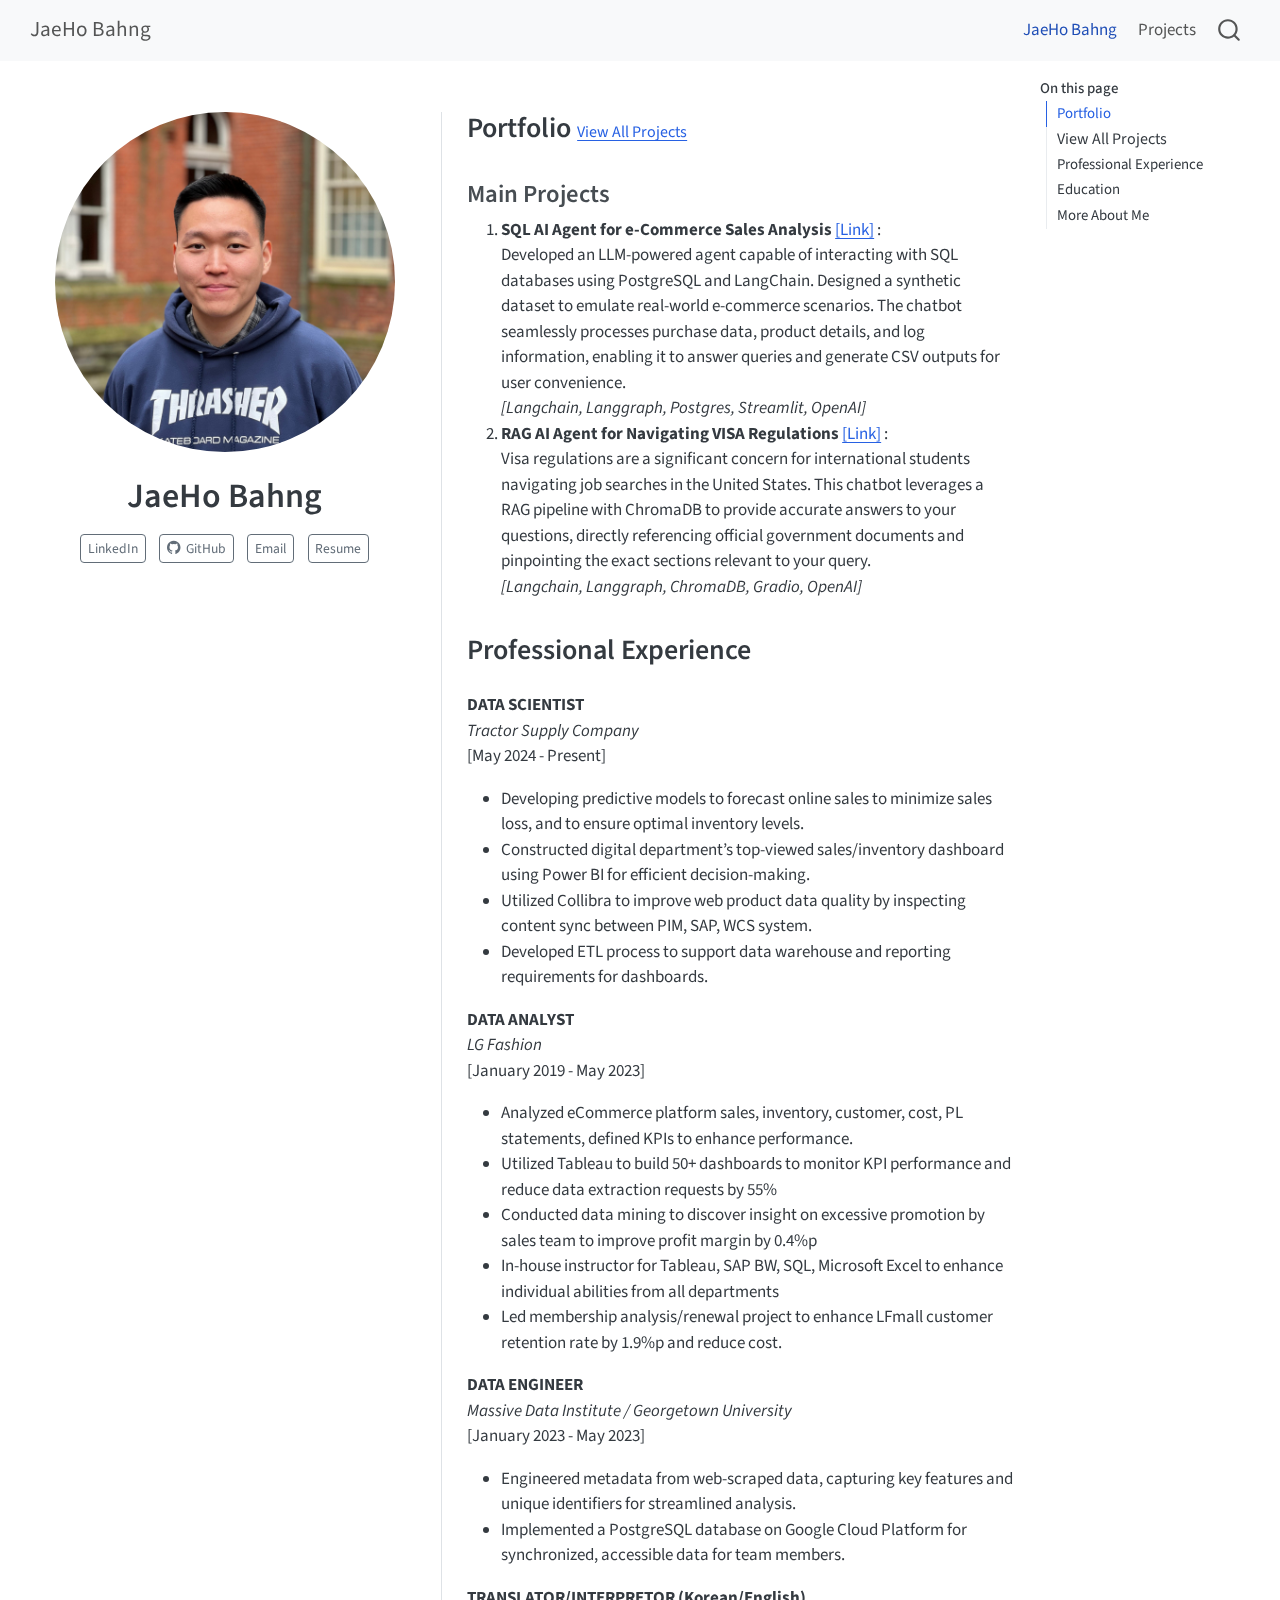
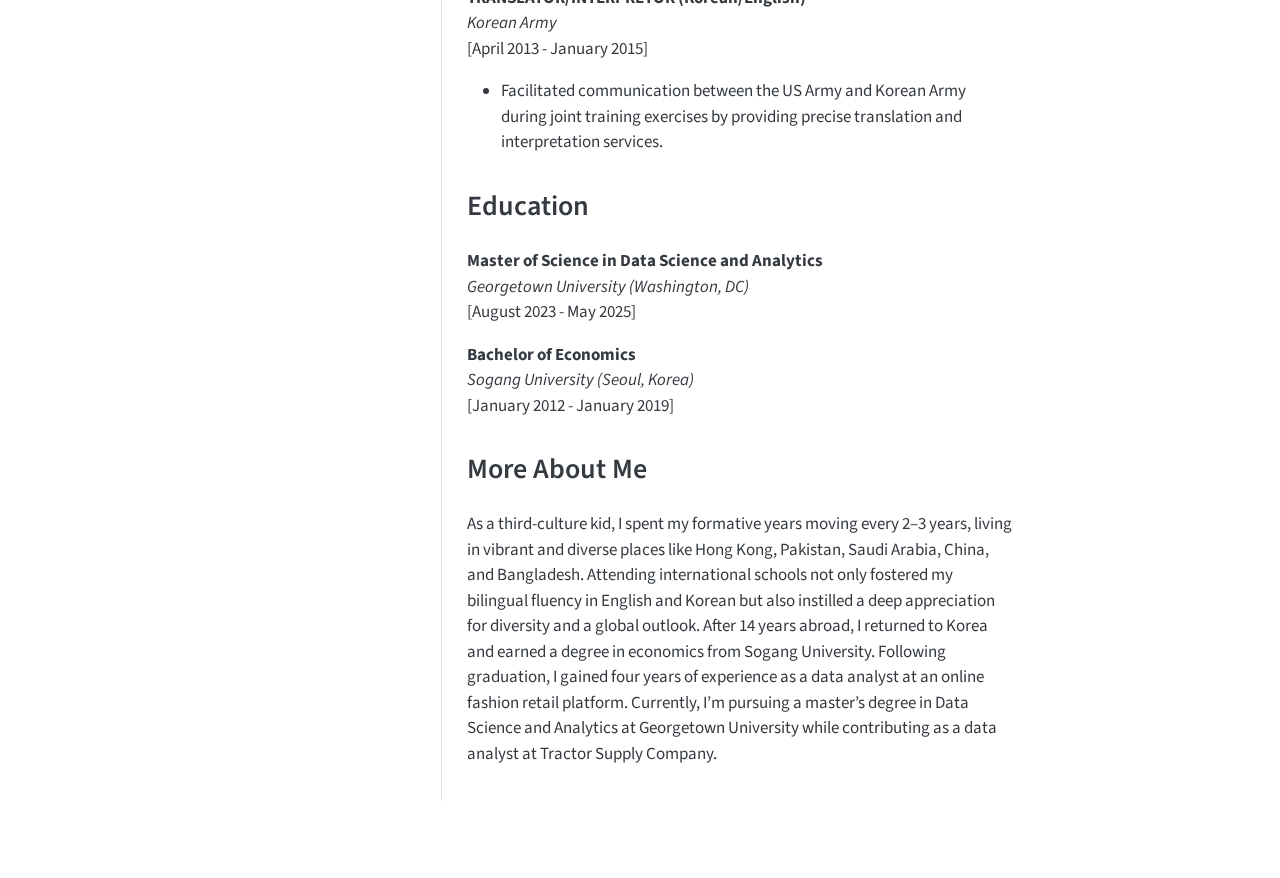
<file: docs/index.html>
<!DOCTYPE html>
<html xmlns="http://www.w3.org/1999/xhtml" lang="en" xml:lang="en"><head>

<meta charset="utf-8">
<meta name="generator" content="quarto-1.6.39">

<meta name="viewport" content="width=device-width, initial-scale=1.0, user-scalable=yes">


<title>JaeHo Bahng</title>
<style>
code{white-space: pre-wrap;}
span.smallcaps{font-variant: small-caps;}
div.columns{display: flex; gap: min(4vw, 1.5em);}
div.column{flex: auto; overflow-x: auto;}
div.hanging-indent{margin-left: 1.5em; text-indent: -1.5em;}
ul.task-list{list-style: none;}
ul.task-list li input[type="checkbox"] {
  width: 0.8em;
  margin: 0 0.8em 0.2em -1em; /* quarto-specific, see https://github.com/quarto-dev/quarto-cli/issues/4556 */ 
  vertical-align: middle;
}
</style>


<script src="site_libs/quarto-nav/quarto-nav.js"></script>
<script src="site_libs/quarto-nav/headroom.min.js"></script>
<script src="site_libs/clipboard/clipboard.min.js"></script>
<script src="site_libs/quarto-search/autocomplete.umd.js"></script>
<script src="site_libs/quarto-search/fuse.min.js"></script>
<script src="site_libs/quarto-search/quarto-search.js"></script>
<meta name="quarto:offset" content="./">
<script src="site_libs/quarto-html/quarto.js"></script>
<script src="site_libs/quarto-html/popper.min.js"></script>
<script src="site_libs/quarto-html/tippy.umd.min.js"></script>
<link href="site_libs/quarto-html/tippy.css" rel="stylesheet">
<link href="site_libs/quarto-html/quarto-syntax-highlighting-e26003cea8cd680ca0c55a263523d882.css" rel="stylesheet" id="quarto-text-highlighting-styles">
<script src="site_libs/bootstrap/bootstrap.min.js"></script>
<link href="site_libs/bootstrap/bootstrap-icons.css" rel="stylesheet">
<link href="site_libs/bootstrap/bootstrap-8790650b4e0a00862be6adcce911cb24.min.css" rel="stylesheet" append-hash="true" id="quarto-bootstrap" data-mode="light">
<script id="quarto-search-options" type="application/json">{
  "location": "navbar",
  "copy-button": false,
  "collapse-after": 3,
  "panel-placement": "end",
  "type": "overlay",
  "limit": 50,
  "keyboard-shortcut": [
    "f",
    "/",
    "s"
  ],
  "show-item-context": false,
  "language": {
    "search-no-results-text": "No results",
    "search-matching-documents-text": "matching documents",
    "search-copy-link-title": "Copy link to search",
    "search-hide-matches-text": "Hide additional matches",
    "search-more-match-text": "more match in this document",
    "search-more-matches-text": "more matches in this document",
    "search-clear-button-title": "Clear",
    "search-text-placeholder": "",
    "search-detached-cancel-button-title": "Cancel",
    "search-submit-button-title": "Submit",
    "search-label": "Search"
  }
}</script>


<link rel="stylesheet" href="styles.css">
</head>

<body class="nav-fixed">

<div id="quarto-search-results"></div>
  <header id="quarto-header" class="headroom fixed-top">
    <nav class="navbar navbar-expand-lg " data-bs-theme="dark">
      <div class="navbar-container container-fluid">
      <div class="navbar-brand-container mx-auto">
    <a class="navbar-brand" href="./index.html">
    <span class="navbar-title">JaeHo Bahng</span>
    </a>
  </div>
            <div id="quarto-search" class="" title="Search"></div>
          <button class="navbar-toggler" type="button" data-bs-toggle="collapse" data-bs-target="#navbarCollapse" aria-controls="navbarCollapse" role="menu" aria-expanded="false" aria-label="Toggle navigation" onclick="if (window.quartoToggleHeadroom) { window.quartoToggleHeadroom(); }">
  <span class="navbar-toggler-icon"></span>
</button>
          <div class="collapse navbar-collapse" id="navbarCollapse">
            <ul class="navbar-nav navbar-nav-scroll ms-auto">
  <li class="nav-item">
    <a class="nav-link active" href="./index.html" aria-current="page"> 
<span class="menu-text">JaeHo Bahng</span></a>
  </li>  
  <li class="nav-item">
    <a class="nav-link" href="./listing.html"> 
<span class="menu-text">Projects</span></a>
  </li>  
</ul>
          </div> <!-- /navcollapse -->
            <div class="quarto-navbar-tools">
</div>
      </div> <!-- /container-fluid -->
    </nav>
</header>
<!-- content -->
<div id="quarto-content" class="quarto-container page-columns page-rows-contents page-layout-full page-navbar">
<!-- sidebar -->
<!-- margin-sidebar -->
    <div id="quarto-margin-sidebar" class="sidebar margin-sidebar">
        <nav id="TOC" role="doc-toc" class="toc-active">
    <h2 id="toc-title">On this page</h2>
  <ul>
  <li><a href="#portfolio-view-all-projects" id="toc-portfolio-view-all-projects" class="nav-link active" data-scroll-target="#portfolio-view-all-projects">Portfolio </a><a href="https://jaehobahng.github.io/portfolio/listing.html" style="font-size:16px;" class="nav-link" data-scroll-target="https\://jaehobahng.github.io/portfolio/listing.html">View All Projects</a>
  <ul class="collapse">
  <li><a href="#main-projects" id="toc-main-projects" class="nav-link" data-scroll-target="#main-projects">Main Projects</a></li>
  </ul></li>
  <li><a href="#professional-experience" id="toc-professional-experience" class="nav-link" data-scroll-target="#professional-experience">Professional Experience</a></li>
  <li><a href="#education" id="toc-education" class="nav-link" data-scroll-target="#education">Education</a></li>
  <li><a href="#more-about-me" id="toc-more-about-me" class="nav-link" data-scroll-target="#more-about-me">More About Me</a></li>
  </ul>
</nav>
    </div>
<!-- main -->
<div class="quarto-about-trestles column-page-left">
  <div class="about-entity">
    <img src="JaeHo_Bahng.png" class="about-image
  round " style="height: 20em; width: 20em;">
<header id="title-block-header" class="quarto-title-block default">
<div class="quarto-title">
<h1 class="title">JaeHo Bahng</h1>
</div>
<div class="quarto-title-meta column-page-left">
  </div>
</header>
    <div class="about-links">
  <a href="https://www.linkedin.com/in/jaehobahng/" class="about-link" rel="" target="">
     <span class="about-link-text">LinkedIn</span>
  </a>
  <a href="https://github.com/jaehobahng" class="about-link" rel="" target="">
    <i class="bi bi-github"></i>
     <span class="about-link-text">GitHub</span>
  </a>
  <a href="mailto:jaeho.127+site@gmail.com" class="about-link" rel="" target="">
     <span class="about-link-text">Email</span>
  </a>
  <a href="/portfolio/Resume.pdf" class="about-link" rel="" target="">
     <span class="about-link-text">Resume</span>
  </a>
</div>
  </div>
  <div class="about-contents"><main class="content column-page-left" id="quarto-document-content">

<section id="portfolio-view-all-projects" class="level2">
<h2 data-anchor-id="portfolio-view-all-projects">Portfolio <a href="https://jaehobahng.github.io/portfolio/listing.html" style="font-size:16px;">View All Projects</a></h2>
<section id="main-projects" class="level3">
<h3 data-anchor-id="main-projects">Main Projects</h3>
<ol type="1">
<li><strong>SQL AI Agent for e-Commerce Sales Analysis <a href="https://github.com/jaehobahng/TravelGuideAI">[Link]</a></strong> :<br>
Developed an LLM-powered agent capable of interacting with SQL databases using PostgreSQL and LangChain. Designed a synthetic dataset to emulate real-world e-commerce scenarios. The chatbot seamlessly processes purchase data, product details, and log information, enabling it to answer queries and generate CSV outputs for user convenience.<br>
<em>[Langchain, Langgraph, Postgres, Streamlit, OpenAI]</em></li>
<li><strong>RAG AI Agent for Navigating VISA Regulations <a href="https://github.com/jaehobahng/CrisisfactsDocker">[Link]</a></strong> :<br>
Visa regulations are a significant concern for international students navigating job searches in the United States. This chatbot leverages a RAG pipeline with ChromaDB to provide accurate answers to your questions, directly referencing official government documents and pinpointing the exact sections relevant to your query.<br>
<em>[Langchain, Langgraph, ChromaDB, Gradio, OpenAI]</em></li>
</ol>
</section>
</section>
<section id="professional-experience" class="level2">
<h2 data-anchor-id="professional-experience">Professional Experience</h2>
<p><strong>DATA SCIENTIST</strong><br> <em>Tractor Supply Company</em><br> [May 2024 - Present]</p>
<ul>
<li>Developing predictive models to forecast online sales to minimize sales loss, and to ensure optimal inventory levels.</li>
<li>Constructed digital department’s top-viewed sales/inventory dashboard using Power BI for efficient decision-making.</li>
<li>Utilized Collibra to improve web product data quality by inspecting content sync between PIM, SAP, WCS system.</li>
<li>Developed ETL process to support data warehouse and reporting requirements for dashboards.</li>
</ul>
<p><strong>DATA ANALYST</strong><br> <em>LG Fashion</em><br> [January 2019 - May 2023]</p>
<ul>
<li>Analyzed eCommerce platform sales, inventory, customer, cost, PL statements, defined KPIs to enhance performance.</li>
<li>Utilized Tableau to build 50+ dashboards to monitor KPI performance and reduce data extraction requests by 55%</li>
<li>Conducted data mining to discover insight on excessive promotion by sales team to improve profit margin by 0.4%p</li>
<li>In-house instructor for Tableau, SAP BW, SQL, Microsoft Excel to enhance individual abilities from all departments</li>
<li>Led membership analysis/renewal project to enhance LFmall customer retention rate by 1.9%p and reduce cost.</li>
</ul>
<p><strong>DATA ENGINEER</strong><br> <em>Massive Data Institute / Georgetown University</em><br> [January 2023 - May 2023]</p>
<ul>
<li>Engineered metadata from web-scraped data, capturing key features and unique identifiers for streamlined analysis.</li>
<li>Implemented a PostgreSQL database on Google Cloud Platform for synchronized, accessible data for team members.</li>
</ul>
<p><strong>TRANSLATOR/INTERPRETOR (Korean/English)</strong><br> <em>Korean Army</em><br> [April 2013 - January 2015]</p>
<ul>
<li>Facilitated communication between the US Army and Korean Army during joint training exercises by providing precise translation and interpretation services.</li>
</ul>
</section>
<section id="education" class="level2">
<h2 data-anchor-id="education">Education</h2>
<p><strong>Master of Science in Data Science and Analytics</strong><br> <em>Georgetown University (Washington, DC)</em><br> [August 2023 - May 2025]</p>
<p><strong>Bachelor of Economics</strong><br> <em>Sogang University (Seoul, Korea)</em><br> [January 2012 - January 2019]</p>
</section>
<section id="more-about-me" class="level2">
<h2 data-anchor-id="more-about-me">More About Me</h2>
<p>As a third-culture kid, I spent my formative years moving every 2–3 years, living in vibrant and diverse places like Hong Kong, Pakistan, Saudi Arabia, China, and Bangladesh. Attending international schools not only fostered my bilingual fluency in English and Korean but also instilled a deep appreciation for diversity and a global outlook. After 14 years abroad, I returned to Korea and earned a degree in economics from Sogang University. Following graduation, I gained four years of experience as a data analyst at an online fashion retail platform. Currently, I’m pursuing a master’s degree in Data Science and Analytics at Georgetown University while contributing as a data analyst at Tractor Supply Company.</p>


</section>
</main></div>
</div>
 <!-- /main -->
<script id="quarto-html-after-body" type="application/javascript">
window.document.addEventListener("DOMContentLoaded", function (event) {
  const toggleBodyColorMode = (bsSheetEl) => {
    const mode = bsSheetEl.getAttribute("data-mode");
    const bodyEl = window.document.querySelector("body");
    if (mode === "dark") {
      bodyEl.classList.add("quarto-dark");
      bodyEl.classList.remove("quarto-light");
    } else {
      bodyEl.classList.add("quarto-light");
      bodyEl.classList.remove("quarto-dark");
    }
  }
  const toggleBodyColorPrimary = () => {
    const bsSheetEl = window.document.querySelector("link#quarto-bootstrap");
    if (bsSheetEl) {
      toggleBodyColorMode(bsSheetEl);
    }
  }
  toggleBodyColorPrimary();  
  const isCodeAnnotation = (el) => {
    for (const clz of el.classList) {
      if (clz.startsWith('code-annotation-')) {                     
        return true;
      }
    }
    return false;
  }
  const onCopySuccess = function(e) {
    // button target
    const button = e.trigger;
    // don't keep focus
    button.blur();
    // flash "checked"
    button.classList.add('code-copy-button-checked');
    var currentTitle = button.getAttribute("title");
    button.setAttribute("title", "Copied!");
    let tooltip;
    if (window.bootstrap) {
      button.setAttribute("data-bs-toggle", "tooltip");
      button.setAttribute("data-bs-placement", "left");
      button.setAttribute("data-bs-title", "Copied!");
      tooltip = new bootstrap.Tooltip(button, 
        { trigger: "manual", 
          customClass: "code-copy-button-tooltip",
          offset: [0, -8]});
      tooltip.show();    
    }
    setTimeout(function() {
      if (tooltip) {
        tooltip.hide();
        button.removeAttribute("data-bs-title");
        button.removeAttribute("data-bs-toggle");
        button.removeAttribute("data-bs-placement");
      }
      button.setAttribute("title", currentTitle);
      button.classList.remove('code-copy-button-checked');
    }, 1000);
    // clear code selection
    e.clearSelection();
  }
  const getTextToCopy = function(trigger) {
      const codeEl = trigger.previousElementSibling.cloneNode(true);
      for (const childEl of codeEl.children) {
        if (isCodeAnnotation(childEl)) {
          childEl.remove();
        }
      }
      return codeEl.innerText;
  }
  const clipboard = new window.ClipboardJS('.code-copy-button:not([data-in-quarto-modal])', {
    text: getTextToCopy
  });
  clipboard.on('success', onCopySuccess);
  if (window.document.getElementById('quarto-embedded-source-code-modal')) {
    const clipboardModal = new window.ClipboardJS('.code-copy-button[data-in-quarto-modal]', {
      text: getTextToCopy,
      container: window.document.getElementById('quarto-embedded-source-code-modal')
    });
    clipboardModal.on('success', onCopySuccess);
  }
    var localhostRegex = new RegExp(/^(?:http|https):\/\/localhost\:?[0-9]*\//);
    var mailtoRegex = new RegExp(/^mailto:/);
      var filterRegex = new RegExp('/' + window.location.host + '/');
    var isInternal = (href) => {
        return filterRegex.test(href) || localhostRegex.test(href) || mailtoRegex.test(href);
    }
    // Inspect non-navigation links and adorn them if external
 	var links = window.document.querySelectorAll('a[href]:not(.nav-link):not(.navbar-brand):not(.toc-action):not(.sidebar-link):not(.sidebar-item-toggle):not(.pagination-link):not(.no-external):not([aria-hidden]):not(.dropdown-item):not(.quarto-navigation-tool):not(.about-link)');
    for (var i=0; i<links.length; i++) {
      const link = links[i];
      if (!isInternal(link.href)) {
        // undo the damage that might have been done by quarto-nav.js in the case of
        // links that we want to consider external
        if (link.dataset.originalHref !== undefined) {
          link.href = link.dataset.originalHref;
        }
      }
    }
  function tippyHover(el, contentFn, onTriggerFn, onUntriggerFn) {
    const config = {
      allowHTML: true,
      maxWidth: 500,
      delay: 100,
      arrow: false,
      appendTo: function(el) {
          return el.parentElement;
      },
      interactive: true,
      interactiveBorder: 10,
      theme: 'quarto',
      placement: 'bottom-start',
    };
    if (contentFn) {
      config.content = contentFn;
    }
    if (onTriggerFn) {
      config.onTrigger = onTriggerFn;
    }
    if (onUntriggerFn) {
      config.onUntrigger = onUntriggerFn;
    }
    window.tippy(el, config); 
  }
  const noterefs = window.document.querySelectorAll('a[role="doc-noteref"]');
  for (var i=0; i<noterefs.length; i++) {
    const ref = noterefs[i];
    tippyHover(ref, function() {
      // use id or data attribute instead here
      let href = ref.getAttribute('data-footnote-href') || ref.getAttribute('href');
      try { href = new URL(href).hash; } catch {}
      const id = href.replace(/^#\/?/, "");
      const note = window.document.getElementById(id);
      if (note) {
        return note.innerHTML;
      } else {
        return "";
      }
    });
  }
  const xrefs = window.document.querySelectorAll('a.quarto-xref');
  const processXRef = (id, note) => {
    // Strip column container classes
    const stripColumnClz = (el) => {
      el.classList.remove("page-full", "page-columns");
      if (el.children) {
        for (const child of el.children) {
          stripColumnClz(child);
        }
      }
    }
    stripColumnClz(note)
    if (id === null || id.startsWith('sec-')) {
      // Special case sections, only their first couple elements
      const container = document.createElement("div");
      if (note.children && note.children.length > 2) {
        container.appendChild(note.children[0].cloneNode(true));
        for (let i = 1; i < note.children.length; i++) {
          const child = note.children[i];
          if (child.tagName === "P" && child.innerText === "") {
            continue;
          } else {
            container.appendChild(child.cloneNode(true));
            break;
          }
        }
        if (window.Quarto?.typesetMath) {
          window.Quarto.typesetMath(container);
        }
        return container.innerHTML
      } else {
        if (window.Quarto?.typesetMath) {
          window.Quarto.typesetMath(note);
        }
        return note.innerHTML;
      }
    } else {
      // Remove any anchor links if they are present
      const anchorLink = note.querySelector('a.anchorjs-link');
      if (anchorLink) {
        anchorLink.remove();
      }
      if (window.Quarto?.typesetMath) {
        window.Quarto.typesetMath(note);
      }
      if (note.classList.contains("callout")) {
        return note.outerHTML;
      } else {
        return note.innerHTML;
      }
    }
  }
  for (var i=0; i<xrefs.length; i++) {
    const xref = xrefs[i];
    tippyHover(xref, undefined, function(instance) {
      instance.disable();
      let url = xref.getAttribute('href');
      let hash = undefined; 
      if (url.startsWith('#')) {
        hash = url;
      } else {
        try { hash = new URL(url).hash; } catch {}
      }
      if (hash) {
        const id = hash.replace(/^#\/?/, "");
        const note = window.document.getElementById(id);
        if (note !== null) {
          try {
            const html = processXRef(id, note.cloneNode(true));
            instance.setContent(html);
          } finally {
            instance.enable();
            instance.show();
          }
        } else {
          // See if we can fetch this
          fetch(url.split('#')[0])
          .then(res => res.text())
          .then(html => {
            const parser = new DOMParser();
            const htmlDoc = parser.parseFromString(html, "text/html");
            const note = htmlDoc.getElementById(id);
            if (note !== null) {
              const html = processXRef(id, note);
              instance.setContent(html);
            } 
          }).finally(() => {
            instance.enable();
            instance.show();
          });
        }
      } else {
        // See if we can fetch a full url (with no hash to target)
        // This is a special case and we should probably do some content thinning / targeting
        fetch(url)
        .then(res => res.text())
        .then(html => {
          const parser = new DOMParser();
          const htmlDoc = parser.parseFromString(html, "text/html");
          const note = htmlDoc.querySelector('main.content');
          if (note !== null) {
            // This should only happen for chapter cross references
            // (since there is no id in the URL)
            // remove the first header
            if (note.children.length > 0 && note.children[0].tagName === "HEADER") {
              note.children[0].remove();
            }
            const html = processXRef(null, note);
            instance.setContent(html);
          } 
        }).finally(() => {
          instance.enable();
          instance.show();
        });
      }
    }, function(instance) {
    });
  }
      let selectedAnnoteEl;
      const selectorForAnnotation = ( cell, annotation) => {
        let cellAttr = 'data-code-cell="' + cell + '"';
        let lineAttr = 'data-code-annotation="' +  annotation + '"';
        const selector = 'span[' + cellAttr + '][' + lineAttr + ']';
        return selector;
      }
      const selectCodeLines = (annoteEl) => {
        const doc = window.document;
        const targetCell = annoteEl.getAttribute("data-target-cell");
        const targetAnnotation = annoteEl.getAttribute("data-target-annotation");
        const annoteSpan = window.document.querySelector(selectorForAnnotation(targetCell, targetAnnotation));
        const lines = annoteSpan.getAttribute("data-code-lines").split(",");
        const lineIds = lines.map((line) => {
          return targetCell + "-" + line;
        })
        let top = null;
        let height = null;
        let parent = null;
        if (lineIds.length > 0) {
            //compute the position of the single el (top and bottom and make a div)
            const el = window.document.getElementById(lineIds[0]);
            top = el.offsetTop;
            height = el.offsetHeight;
            parent = el.parentElement.parentElement;
          if (lineIds.length > 1) {
            const lastEl = window.document.getElementById(lineIds[lineIds.length - 1]);
            const bottom = lastEl.offsetTop + lastEl.offsetHeight;
            height = bottom - top;
          }
          if (top !== null && height !== null && parent !== null) {
            // cook up a div (if necessary) and position it 
            let div = window.document.getElementById("code-annotation-line-highlight");
            if (div === null) {
              div = window.document.createElement("div");
              div.setAttribute("id", "code-annotation-line-highlight");
              div.style.position = 'absolute';
              parent.appendChild(div);
            }
            div.style.top = top - 2 + "px";
            div.style.height = height + 4 + "px";
            div.style.left = 0;
            let gutterDiv = window.document.getElementById("code-annotation-line-highlight-gutter");
            if (gutterDiv === null) {
              gutterDiv = window.document.createElement("div");
              gutterDiv.setAttribute("id", "code-annotation-line-highlight-gutter");
              gutterDiv.style.position = 'absolute';
              const codeCell = window.document.getElementById(targetCell);
              const gutter = codeCell.querySelector('.code-annotation-gutter');
              gutter.appendChild(gutterDiv);
            }
            gutterDiv.style.top = top - 2 + "px";
            gutterDiv.style.height = height + 4 + "px";
          }
          selectedAnnoteEl = annoteEl;
        }
      };
      const unselectCodeLines = () => {
        const elementsIds = ["code-annotation-line-highlight", "code-annotation-line-highlight-gutter"];
        elementsIds.forEach((elId) => {
          const div = window.document.getElementById(elId);
          if (div) {
            div.remove();
          }
        });
        selectedAnnoteEl = undefined;
      };
        // Handle positioning of the toggle
    window.addEventListener(
      "resize",
      throttle(() => {
        elRect = undefined;
        if (selectedAnnoteEl) {
          selectCodeLines(selectedAnnoteEl);
        }
      }, 10)
    );
    function throttle(fn, ms) {
    let throttle = false;
    let timer;
      return (...args) => {
        if(!throttle) { // first call gets through
            fn.apply(this, args);
            throttle = true;
        } else { // all the others get throttled
            if(timer) clearTimeout(timer); // cancel #2
            timer = setTimeout(() => {
              fn.apply(this, args);
              timer = throttle = false;
            }, ms);
        }
      };
    }
      // Attach click handler to the DT
      const annoteDls = window.document.querySelectorAll('dt[data-target-cell]');
      for (const annoteDlNode of annoteDls) {
        annoteDlNode.addEventListener('click', (event) => {
          const clickedEl = event.target;
          if (clickedEl !== selectedAnnoteEl) {
            unselectCodeLines();
            const activeEl = window.document.querySelector('dt[data-target-cell].code-annotation-active');
            if (activeEl) {
              activeEl.classList.remove('code-annotation-active');
            }
            selectCodeLines(clickedEl);
            clickedEl.classList.add('code-annotation-active');
          } else {
            // Unselect the line
            unselectCodeLines();
            clickedEl.classList.remove('code-annotation-active');
          }
        });
      }
  const findCites = (el) => {
    const parentEl = el.parentElement;
    if (parentEl) {
      const cites = parentEl.dataset.cites;
      if (cites) {
        return {
          el,
          cites: cites.split(' ')
        };
      } else {
        return findCites(el.parentElement)
      }
    } else {
      return undefined;
    }
  };
  var bibliorefs = window.document.querySelectorAll('a[role="doc-biblioref"]');
  for (var i=0; i<bibliorefs.length; i++) {
    const ref = bibliorefs[i];
    const citeInfo = findCites(ref);
    if (citeInfo) {
      tippyHover(citeInfo.el, function() {
        var popup = window.document.createElement('div');
        citeInfo.cites.forEach(function(cite) {
          var citeDiv = window.document.createElement('div');
          citeDiv.classList.add('hanging-indent');
          citeDiv.classList.add('csl-entry');
          var biblioDiv = window.document.getElementById('ref-' + cite);
          if (biblioDiv) {
            citeDiv.innerHTML = biblioDiv.innerHTML;
          }
          popup.appendChild(citeDiv);
        });
        return popup.innerHTML;
      });
    }
  }
});
</script>
</div> <!-- /content -->




</body></html>
</file>
<file: docs/site_libs/quarto-html/tippy.css>
.tippy-box[data-animation=fade][data-state=hidden]{opacity:0}[data-tippy-root]{max-width:calc(100vw - 10px)}.tippy-box{position:relative;background-color:#333;color:#fff;border-radius:4px;font-size:14px;line-height:1.4;white-space:normal;outline:0;transition-property:transform,visibility,opacity}.tippy-box[data-placement^=top]>.tippy-arrow{bottom:0}.tippy-box[data-placement^=top]>.tippy-arrow:before{bottom:-7px;left:0;border-width:8px 8px 0;border-top-color:initial;transform-origin:center top}.tippy-box[data-placement^=bottom]>.tippy-arrow{top:0}.tippy-box[data-placement^=bottom]>.tippy-arrow:before{top:-7px;left:0;border-width:0 8px 8px;border-bottom-color:initial;transform-origin:center bottom}.tippy-box[data-placement^=left]>.tippy-arrow{right:0}.tippy-box[data-placement^=left]>.tippy-arrow:before{border-width:8px 0 8px 8px;border-left-color:initial;right:-7px;transform-origin:center left}.tippy-box[data-placement^=right]>.tippy-arrow{left:0}.tippy-box[data-placement^=right]>.tippy-arrow:before{left:-7px;border-width:8px 8px 8px 0;border-right-color:initial;transform-origin:center right}.tippy-box[data-inertia][data-state=visible]{transition-timing-function:cubic-bezier(.54,1.5,.38,1.11)}.tippy-arrow{width:16px;height:16px;color:#333}.tippy-arrow:before{content:"";position:absolute;border-color:transparent;border-style:solid}.tippy-content{position:relative;padding:5px 9px;z-index:1}
</file>
<file: docs/site_libs/quarto-html/quarto-syntax-highlighting-e26003cea8cd680ca0c55a263523d882.css>
/* quarto syntax highlight colors */
:root {
  --quarto-hl-ot-color: #003B4F;
  --quarto-hl-at-color: #657422;
  --quarto-hl-ss-color: #20794D;
  --quarto-hl-an-color: #5E5E5E;
  --quarto-hl-fu-color: #4758AB;
  --quarto-hl-st-color: #20794D;
  --quarto-hl-cf-color: #003B4F;
  --quarto-hl-op-color: #5E5E5E;
  --quarto-hl-er-color: #AD0000;
  --quarto-hl-bn-color: #AD0000;
  --quarto-hl-al-color: #AD0000;
  --quarto-hl-va-color: #111111;
  --quarto-hl-bu-color: inherit;
  --quarto-hl-ex-color: inherit;
  --quarto-hl-pp-color: #AD0000;
  --quarto-hl-in-color: #5E5E5E;
  --quarto-hl-vs-color: #20794D;
  --quarto-hl-wa-color: #5E5E5E;
  --quarto-hl-do-color: #5E5E5E;
  --quarto-hl-im-color: #00769E;
  --quarto-hl-ch-color: #20794D;
  --quarto-hl-dt-color: #AD0000;
  --quarto-hl-fl-color: #AD0000;
  --quarto-hl-co-color: #5E5E5E;
  --quarto-hl-cv-color: #5E5E5E;
  --quarto-hl-cn-color: #8f5902;
  --quarto-hl-sc-color: #5E5E5E;
  --quarto-hl-dv-color: #AD0000;
  --quarto-hl-kw-color: #003B4F;
}

/* other quarto variables */
:root {
  --quarto-font-monospace: SFMono-Regular, Menlo, Monaco, Consolas, "Liberation Mono", "Courier New", monospace;
}

pre > code.sourceCode > span {
  color: #003B4F;
}

code span {
  color: #003B4F;
}

code.sourceCode > span {
  color: #003B4F;
}

div.sourceCode,
div.sourceCode pre.sourceCode {
  color: #003B4F;
}

code span.ot {
  color: #003B4F;
  font-style: inherit;
}

code span.at {
  color: #657422;
  font-style: inherit;
}

code span.ss {
  color: #20794D;
  font-style: inherit;
}

code span.an {
  color: #5E5E5E;
  font-style: inherit;
}

code span.fu {
  color: #4758AB;
  font-style: inherit;
}

code span.st {
  color: #20794D;
  font-style: inherit;
}

code span.cf {
  color: #003B4F;
  font-weight: bold;
  font-style: inherit;
}

code span.op {
  color: #5E5E5E;
  font-style: inherit;
}

code span.er {
  color: #AD0000;
  font-style: inherit;
}

code span.bn {
  color: #AD0000;
  font-style: inherit;
}

code span.al {
  color: #AD0000;
  font-style: inherit;
}

code span.va {
  color: #111111;
  font-style: inherit;
}

code span.bu {
  font-style: inherit;
}

code span.ex {
  font-style: inherit;
}

code span.pp {
  color: #AD0000;
  font-style: inherit;
}

code span.in {
  color: #5E5E5E;
  font-style: inherit;
}

code span.vs {
  color: #20794D;
  font-style: inherit;
}

code span.wa {
  color: #5E5E5E;
  font-style: italic;
}

code span.do {
  color: #5E5E5E;
  font-style: italic;
}

code span.im {
  color: #00769E;
  font-style: inherit;
}

code span.ch {
  color: #20794D;
  font-style: inherit;
}

code span.dt {
  color: #AD0000;
  font-style: inherit;
}

code span.fl {
  color: #AD0000;
  font-style: inherit;
}

code span.co {
  color: #5E5E5E;
  font-style: inherit;
}

code span.cv {
  color: #5E5E5E;
  font-style: italic;
}

code span.cn {
  color: #8f5902;
  font-style: inherit;
}

code span.sc {
  color: #5E5E5E;
  font-style: inherit;
}

code span.dv {
  color: #AD0000;
  font-style: inherit;
}

code span.kw {
  color: #003B4F;
  font-weight: bold;
  font-style: inherit;
}

.prevent-inlining {
  content: "</";
}

/*# sourceMappingURL=e90e9ab646ea9b1aaa61e089606e0f97.css.map */
</file>
<file: docs/styles.css>
/* css styles */
.listing img {
    width: 100%;
    height: auto;
    object-fit: contain;
    max-height: 300px; /* Adjust this value to set a maximum height if needed */
    display: block;
    margin: 0 auto; /* Center the image */
}
</file>
